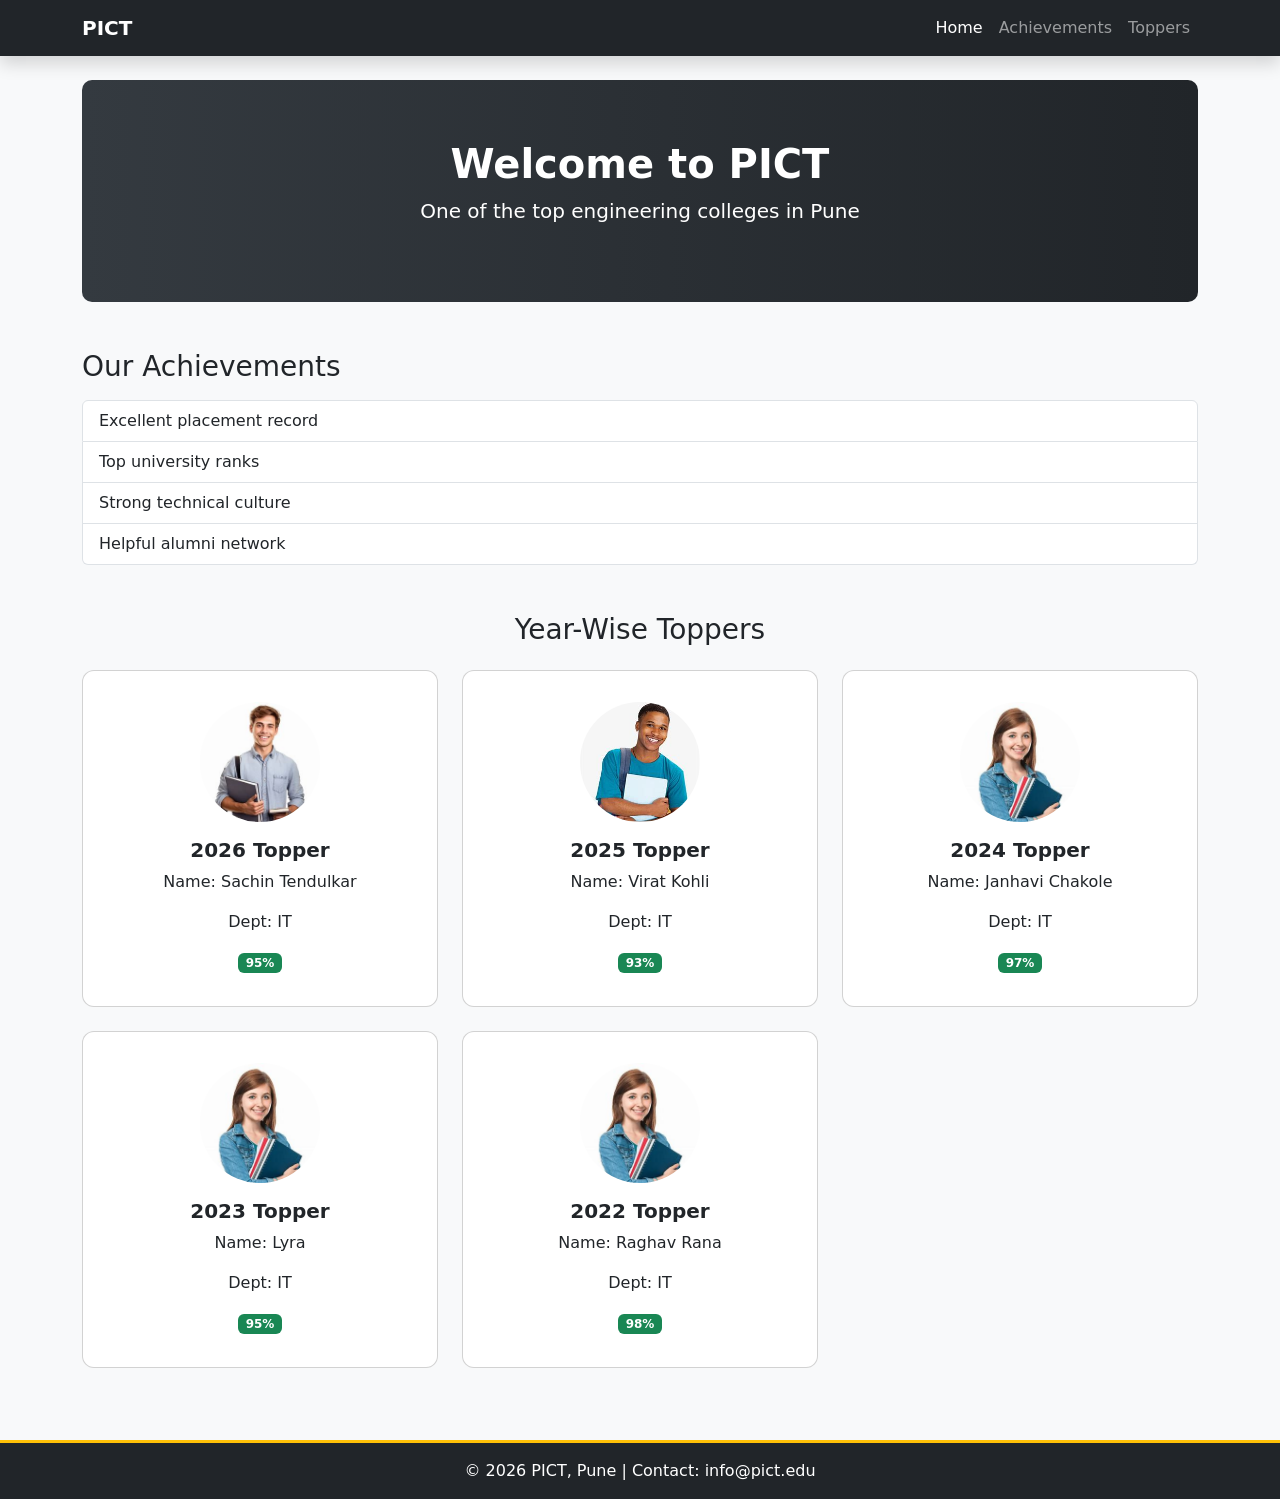
<file: index.html>
<!DOCTYPE html>
<html>
<head>
  <title>Pune Institute of Computer Technology</title>

  <!-- Bootstrap -->
  <link rel="stylesheet" href="bootstrap.min.css">
  <script src="bootstrap.bundle.min.js"></script>
  <link rel="stylesheet" href="app.css">
</head>

<body>

<!-- Navbar -->
<nav class="navbar navbar-expand-lg navbar-dark bg-dark shadow">
  <div class="container">
    <a class="navbar-brand fw-bold">PICT</a>

    <button class="navbar-toggler" data-bs-toggle="collapse" data-bs-target="#nav">
      <span class="navbar-toggler-icon"></span>
    </button>

    <div class="collapse navbar-collapse" id="nav">
      <ul class="navbar-nav ms-auto">
        <li class="nav-item"><a class="nav-link active" href="#">Home</a></li>
        <li class="nav-item"><a class="nav-link" href="/achievements.html">Achievements</a></li>
        <li class="nav-item"><a class="nav-link" href="/toppers.html">Toppers</a></li>
      </ul>
    </div>
  </div>
</nav>

<!-- Hero Section -->
<div class="container mt-4">
  <div class="hero text-center">
    <h1 class="fw-bold">Welcome to PICT</h1>
    <p class="lead">One of the top engineering colleges in Pune</p>
  </div>

  <!-- Achievements -->
  <h3 class="mt-5">Our Achievements</h3>
  <ul class="list-group mt-3">
    <li class="list-group-item">Excellent placement record</li>
    <li class="list-group-item">Top university ranks</li>
    <li class="list-group-item">Strong technical culture</li>
    <li class="list-group-item">Helpful alumni network</li>
  </ul>

  <!-- Toppers -->
  <h3 class="mt-5 text-center">Year-Wise Toppers</h3>

  <div class="row mt-4">

    <!-- Card 1 -->
    <div class="col-md-4 col-sm-6 mb-4">
      <div class="card text-center p-3">
        <img src="Student1.jpg">
        <div class="card-body">
          <h5 class="fw-bold">2026 Topper</h5>
          <p>Name: Sachin Tendulkar</p>
          <p>Dept: IT</p>
          <span class="badge bg-success">95%</span>
        </div>
      </div>
    </div>

    <!-- Card 2 -->
    <div class="col-md-4 col-sm-6 mb-4">
      <div class="card text-center p-3">
        <img src="student4.jpg">
        <div class="card-body">
          <h5 class="fw-bold">2025 Topper</h5>
          <p>Name: Virat Kohli</p>
          <p>Dept: IT</p>
          <span class="badge bg-success">93%</span>
        </div>
      </div>
    </div>

    <!-- Card 3 -->
    <div class="col-md-4 col-sm-6 mb-4">
      <div class="card text-center p-3">
        <img src="student3.jpg">
        <div class="card-body">
          <h5 class="fw-bold">2024 Topper</h5>
          <p>Name: Janhavi Chakole</p>
          <p>Dept: IT</p>
          <span class="badge bg-success">97%</span>
        </div>
      </div>
    </div>

    <!-- Card 4 -->
    <div class="col-md-4 col-sm-6 mb-4">
      <div class="card text-center p-3">
        <img src="student3.jpg">
        <div class="card-body">
          <h5 class="fw-bold">2023 Topper</h5>
          <p>Name: Lyra</p>
          <p>Dept: IT</p>
          <span class="badge bg-success">95%</span>
        </div>
      </div>
    </div>

    <!-- Card 5 -->
     <div class="col-md-4 col-sm-6 mb-4">
      <div class="card text-center p-3">
        <img src="student3.jpg">
        <div class="card-body">
          <h5 class="fw-bold">2022 Topper</h5>
          <p>Name: Raghav Rana</p>
          <p>Dept: IT</p>
          <span class="badge bg-success">98%</span>
        </div>
      </div>
    </div>

  </div>
</div>

<!-- Footer -->
<footer class="bg-dark text-white text-center p-3 mt-5">
  <p class="mb-0">© 2026 PICT, Pune | Contact: info@pict.edu</p>
</footer>

</body>
</html>
</file>
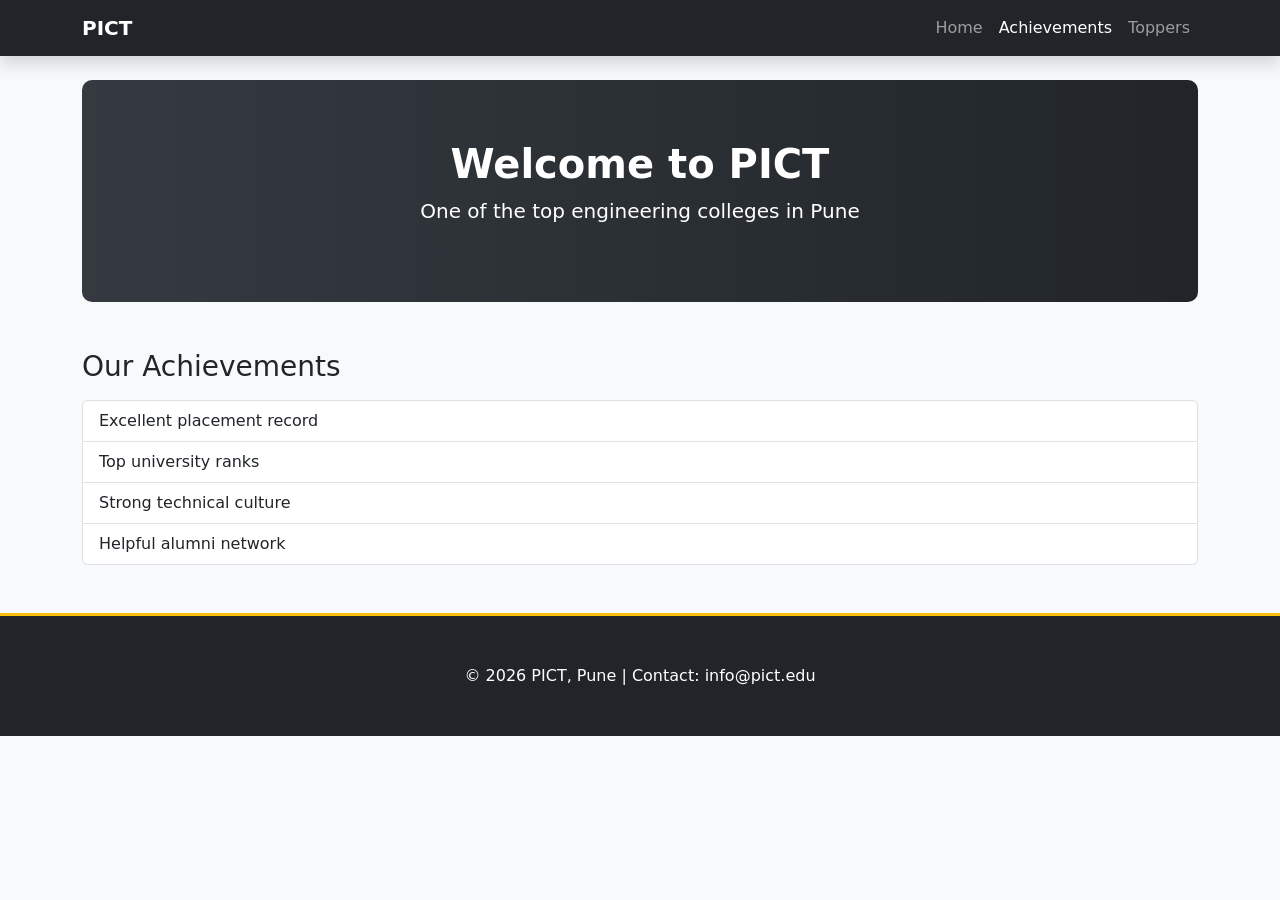
<file: achievements.html>
<!DOCTYPE html>
<html>
<head>
  <title>Pune Institute of Computer Technology</title>

  <!-- Bootstrap -->
  <link rel="stylesheet" href="bootstrap.min.css">
  <script src="bootstrap.bundle.min.js"></script>
  <link rel="stylesheet" href="app.css">
</head>

<body>

<!-- Navbar -->
<nav class="navbar navbar-expand-lg navbar-dark bg-dark shadow">
  <div class="container">
    <a class="navbar-brand fw-bold">PICT</a>

    <button class="navbar-toggler" data-bs-toggle="collapse" data-bs-target="#nav">
      <span class="navbar-toggler-icon"></span>
    </button>

    <div class="collapse navbar-collapse" id="nav">
      <ul class="navbar-nav ms-auto">
        <li class="nav-item"><a class="nav-link" href="/index.html">Home</a></li>
        <li class="nav-item"><a class="nav-link active" href="/achievements.html">Achievements</a></li>
        <li class="nav-item"><a class="nav-link" href="/toppers.html">Toppers</a></li>
      </ul>
    </div>
  </div>
</nav>

<!-- Hero Section -->
<div class="container mt-4">
  <div class="hero text-center">
    <h1 class="fw-bold">Welcome to PICT</h1>
    <p class="lead">One of the top engineering colleges in Pune</p>
  </div>

  <!-- Achievements -->
  <h3 class="mt-5">Our Achievements</h3>
  <ul class="list-group mt-3">
    <li class="list-group-item">Excellent placement record</li>
    <li class="list-group-item">Top university ranks</li>
    <li class="list-group-item">Strong technical culture</li>
    <li class="list-group-item">Helpful alumni network</li>
  </ul>
</div>

<!-- Footer -->
<footer class="bg-dark text-white text-center p-5 mt-5">
  <p class="mb-0">© 2026 PICT, Pune | Contact: info@pict.edu</p>
</footer>

</body>
</html>
</file>
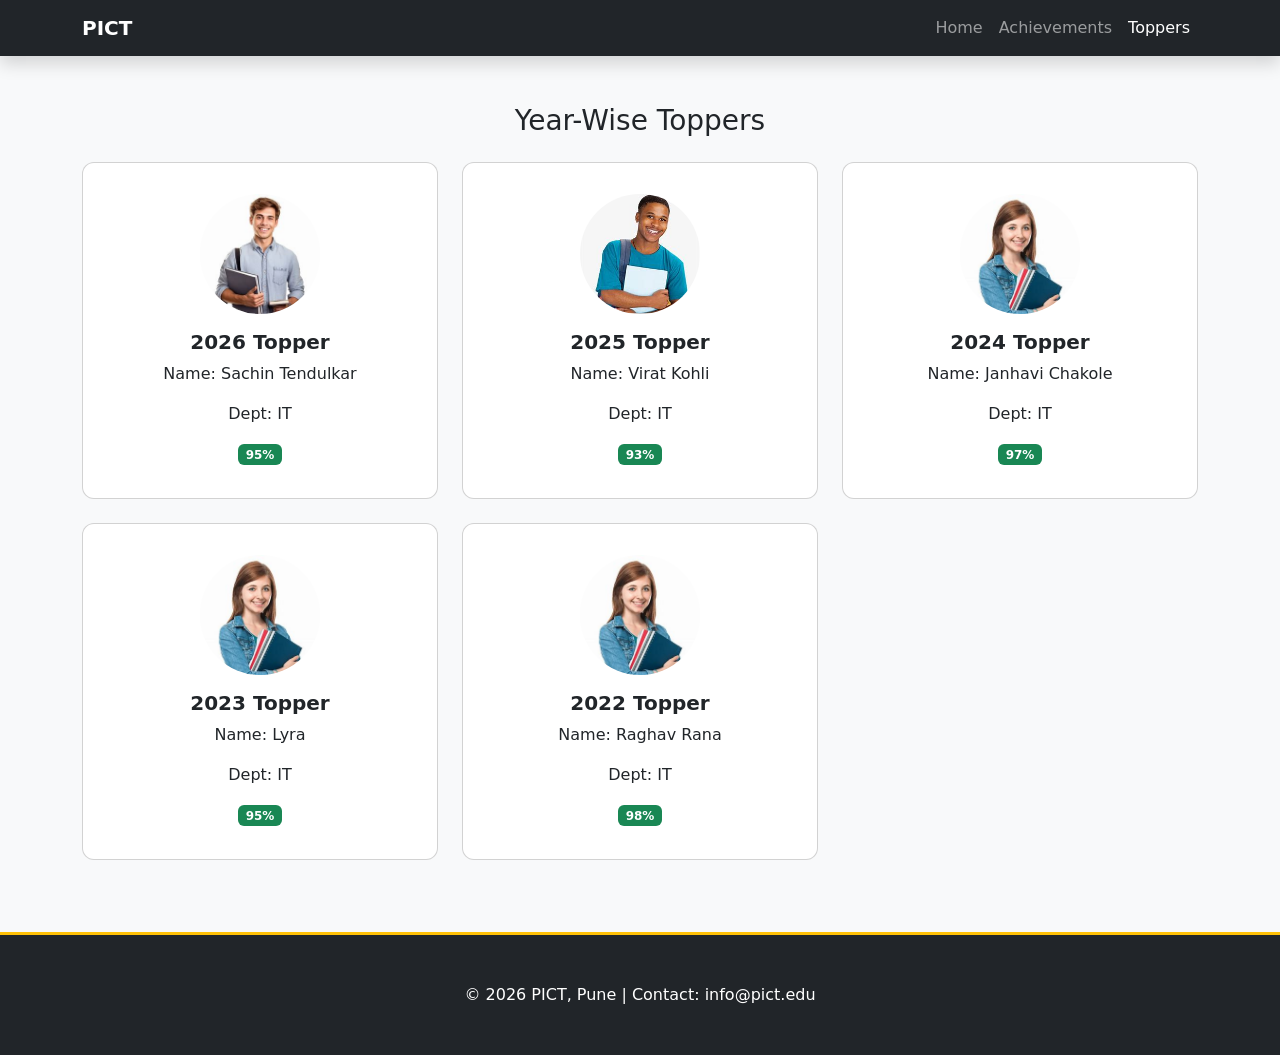
<file: toppers.html>
<!DOCTYPE html>
<html>
<head>
  <title>Pune Institute of Computer Technology</title>

  <!-- Bootstrap -->
  <link rel="stylesheet" href="bootstrap.min.css">
  <script src="bootstrap.bundle.min.js"></script>
  <link rel="stylesheet" href="app.css">
</head>

<body>

<!-- Navbar -->
<nav class="navbar navbar-expand-lg navbar-dark bg-dark shadow">
  <div class="container">
    <a class="navbar-brand fw-bold">PICT</a>

    <button class="navbar-toggler" data-bs-toggle="collapse" data-bs-target="#nav">
      <span class="navbar-toggler-icon"></span>
    </button>

    <div class="collapse navbar-collapse" id="nav">
      <ul class="navbar-nav ms-auto">
        <li class="nav-item"><a class="nav-link" href="/index.html">Home</a></li>
        <li class="nav-item"><a class="nav-link" href="/achievements.html">Achievements</a></li>
        <li class="nav-item"><a class="nav-link active" href="/toppers.html">Toppers</a></li>
      </ul>
    </div>
  </div>
</nav>

<!-- Hero Section -->
<div class="container mt-4">
  <!-- Toppers -->
  <h3 class="mt-5 text-center">Year-Wise Toppers</h3>

  <div class="row mt-4">

    <!-- Card 1 -->
    <div class="col-md-4 col-sm-6 mb-4">
      <div class="card text-center p-3">
        <img src="Student1.jpg">
        <div class="card-body">
          <h5 class="fw-bold">2026 Topper</h5>
          <p>Name: Sachin Tendulkar</p>
          <p>Dept: IT</p>
          <span class="badge bg-success">95%</span>
        </div>
      </div>
    </div>

    <!-- Card 2 -->
    <div class="col-md-4 col-sm-6 mb-4">
      <div class="card text-center p-3">
        <img src="student4.jpg">
        <div class="card-body">
          <h5 class="fw-bold">2025 Topper</h5>
          <p>Name: Virat Kohli</p>
          <p>Dept: IT</p>
          <span class="badge bg-success">93%</span>
        </div>
      </div>
    </div>

    <!-- Card 3 -->
    <div class="col-md-4 col-sm-6 mb-4">
      <div class="card text-center p-3">
        <img src="student3.jpg">
        <div class="card-body">
          <h5 class="fw-bold">2024 Topper</h5>
          <p>Name: Janhavi Chakole</p>
          <p>Dept: IT</p>
          <span class="badge bg-success">97%</span>
        </div>
      </div>
    </div>

    <!-- Card 4 -->
    <div class="col-md-4 col-sm-6 mb-4">
      <div class="card text-center p-3">
        <img src="student3.jpg">
        <div class="card-body">
          <h5 class="fw-bold">2023 Topper</h5>
          <p>Name: Lyra</p>
          <p>Dept: IT</p>
          <span class="badge bg-success">95%</span>
        </div>
      </div>
    </div>

    <!-- Card 5 -->
     <div class="col-md-4 col-sm-6 mb-4">
      <div class="card text-center p-3">
        <img src="student3.jpg">
        <div class="card-body">
          <h5 class="fw-bold">2022 Topper</h5>
          <p>Name: Raghav Rana</p>
          <p>Dept: IT</p>
          <span class="badge bg-success">98%</span>
        </div>
      </div>
    </div>

  </div>
</div>

<!-- Footer -->
<footer class="bg-dark text-white text-center p-5 mt-5">
  <p class="mb-0">© 2026 PICT, Pune | Contact: info@pict.edu</p>
</footer>

</body>
</html>
</file>
<file: app.css>
body {
      background-color: #f8f9fa;
    }

.hero {
    background: linear-gradient(to right, #343a40, #212529);
    color: white;
    padding: 60px 20px;
    border-radius: 10px;
}

.card {
    transition: transform 0.3s, box-shadow 0.3s;
    border-radius: 12px;
}

.card:hover {
    transform: translateY(-8px);
    box-shadow: 0 8px 20px rgba(0,0,0,0.2);
}

.card img {
    border-radius: 50%;
    width: 120px;
    height: 120px;
    object-fit: cover;
    margin: 15px auto 0;
}

footer {
    border-top: 3px solid #ffc107;
}
</file>
